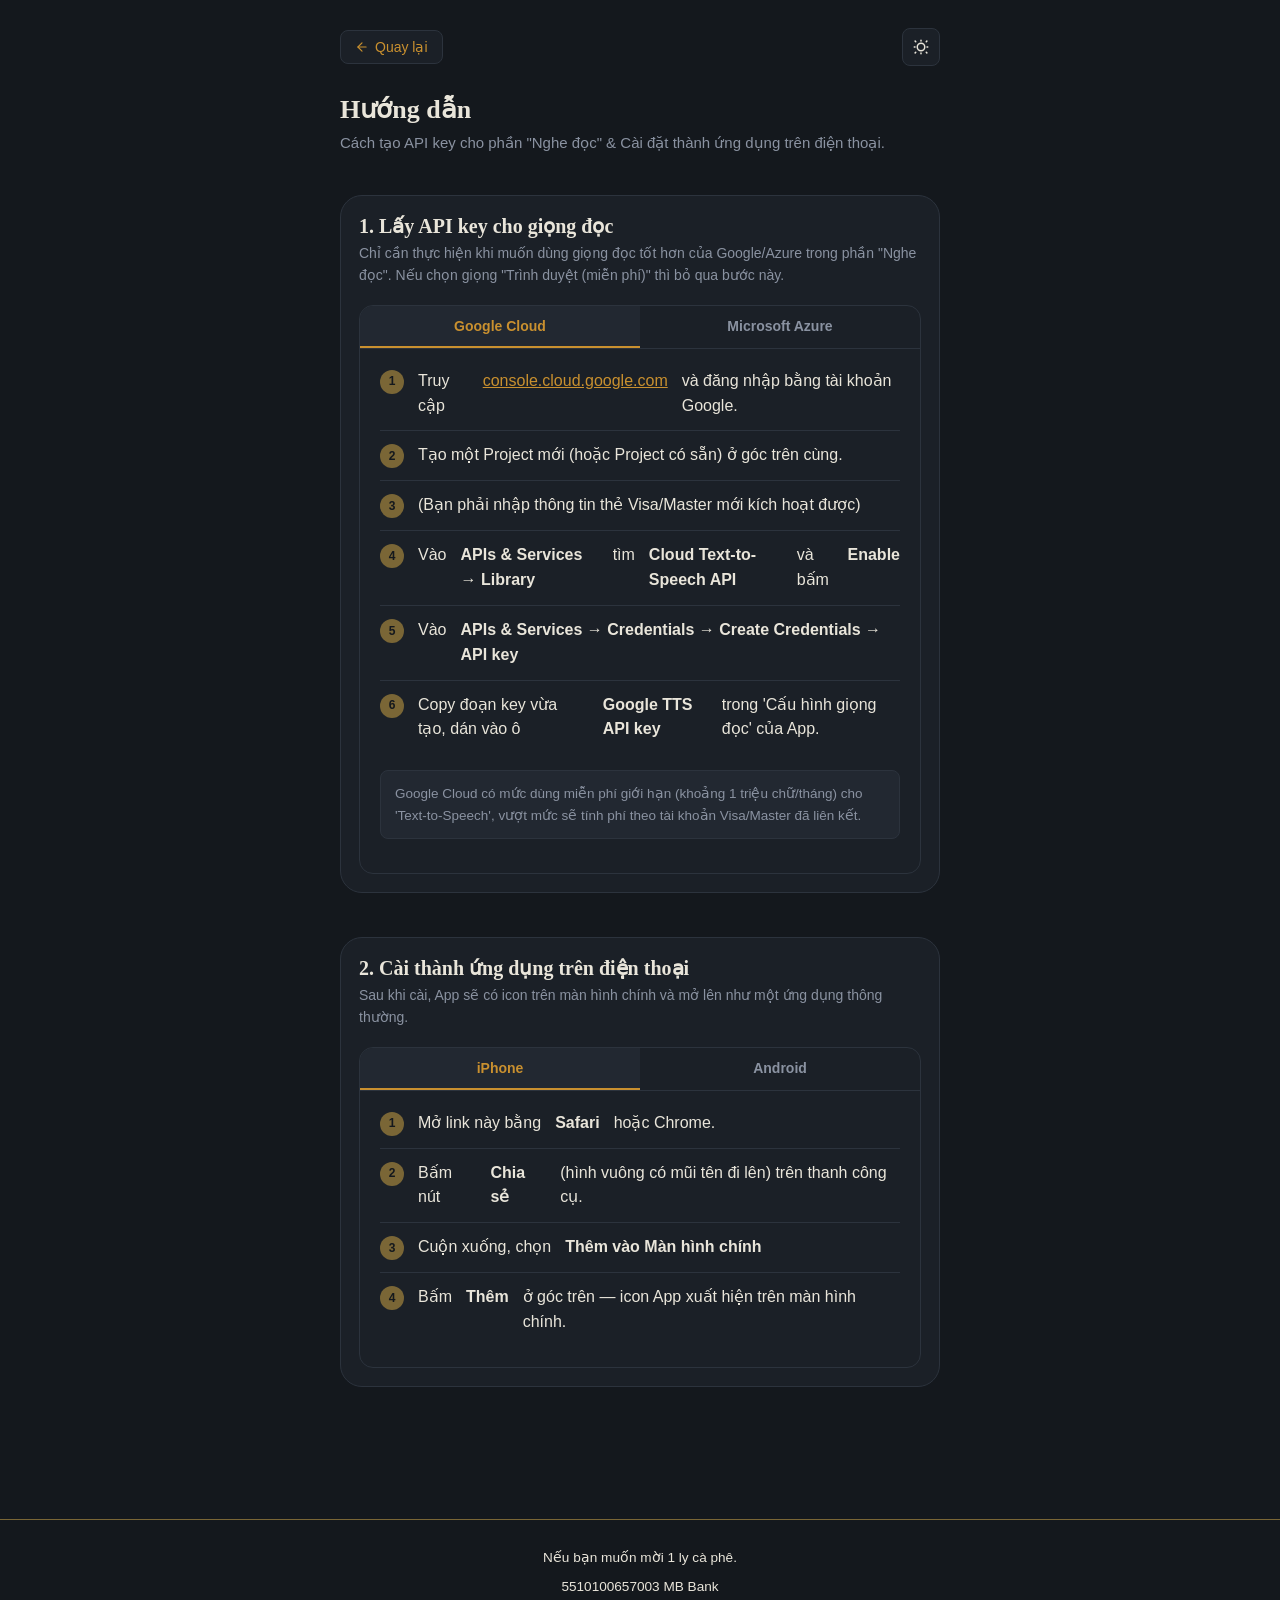
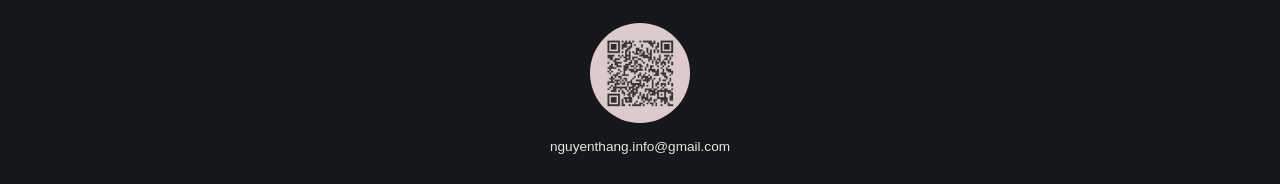
<file: about.html>
<!DOCTYPE html>
<html lang="vi" data-theme="dark">
<head>
<meta charset="UTF-8">
<meta name="viewport" content="width=device-width, initial-scale=1.0, viewport-fit=cover">
<title>Hướng dẫn — Voice to Text Studio</title>
<link rel="icon" href="icons/icon.svg" type="image/svg+xml">
<meta name="theme-color" content="#14181d">
<link rel="stylesheet" href="css/style.css">
<link rel="stylesheet" href="css/about.css">
</head>
<body>

<div class="doc">

  <header class="doc-header">
    <a class="doc-back" href="index.html">
      <svg viewBox="0 0 24 24" fill="none" stroke-width="2" stroke-linecap="round" stroke-linejoin="round"><line x1="19" y1="12" x2="5" y2="12"/><polyline points="12 19 5 12 12 5"/></svg>
      Quay lại
    </a>
    <button id="themeToggle" class="icon-btn" type="button" title="Đổi giao diện sáng/tối" aria-label="Đổi giao diện sáng/tối">
      <svg viewBox="0 0 24 24" fill="none" stroke-width="2" stroke-linecap="round" stroke-linejoin="round"><path d="M12 3v1M12 20v1M4.2 4.2l.8.8M19 19l.8.8M3 12h1M20 12h1M4.2 19.8l.8-.8M19 5l.8-.8"/><circle cx="12" cy="12" r="5"/></svg>
    </button>
  </header>

  <h1 class="doc-title">Hướng dẫn</h1>
  <p class="doc-lede">
    Cách tạo API key cho phần "Nghe đọc" & Cài đặt thành ứng dụng trên điện thoại.
  </p>

  <!-- ===================== PHẦN 1 ===================== -->
  <section class="doc-section" aria-labelledby="phan1-title">
    <h2 class="doc-section__title" id="phan1-title">1. Lấy API key cho giọng đọc</h2>
    <p class="doc-section__note">
      Chỉ cần thực hiện khi muốn dùng giọng đọc tốt hơn của Google/Azure trong phần "Nghe đọc". Nếu chọn
      giọng "Trình duyệt (miễn phí)" thì bỏ qua bước này.
    </p>

    <div class="tabs">
      <div class="tabs__nav" role="tablist">
        <button class="tabs__btn" role="tab" data-tab="tab-google" aria-selected="true" type="button">Google Cloud</button>
        <button class="tabs__btn" role="tab" data-tab="tab-azure" aria-selected="false" type="button">Microsoft Azure</button>
      </div>

      <div class="tabs__panel" id="tab-google" data-active="true">
        <ol class="steps">
          <li>Truy cập <a href="https://console.cloud.google.com" target="_blank" rel="noopener">console.cloud.google.com</a> và đăng nhập bằng tài khoản Google.</li>
          <li>Tạo một Project mới (hoặc Project có sẵn) ở góc trên cùng.</li>
          <li>(Bạn phải nhập thông tin thẻ Visa/Master mới kích hoạt được)</li>
          <li>Vào <strong>APIs &amp; Services → Library</strong>tìm <strong>Cloud Text-to-Speech API</strong> và bấm <strong>Enable</strong></li>
          <li>Vào <strong>APIs &amp; Services → Credentials → Create Credentials → API key</strong></li>
          <li>Copy đoạn key vừa tạo, dán vào ô <strong>Google TTS API key</strong> trong 'Cấu hình giọng đọc' của App.</li>
        </ol>
        <p class="doc-callout">
          Google Cloud có mức dùng miễn phí giới hạn (khoảng 1 triệu chữ/tháng) cho
          'Text-to-Speech', vượt mức sẽ tính phí theo tài khoản Visa/Master đã liên kết.
        </p>
      </div>

      <div class="tabs__panel" id="tab-azure">
        <ol class="steps">
          <li>Truy cập <a href="https://portal.azure.com" target="_blank" rel="noopener">portal.azure.com</a> và đăng nhập bằng tài khoản Microsoft.</li>
          <li>Bấm <strong>Create a resource</strong>tìm và chọn <strong>Speech</strong> (Azure AI Speech).</li>
          <li>(Bạn phải nhập thông tin thẻ Visa/Master mới kích hoạt được)</li>
          <li>Đặt tên, chọn <strong>Region</strong> (vd: Southeast Asia) và gói giá (miễn phí/trả phí).</li>
          <li>Sau khi tạo xong, mở resource vừa tạo → vào mục <strong>Keys and Endpoint</strong></li>
          <li>Copy 1 trong 2 Key, cùng với Region, dán vào ô <strong>Azure Subscription key</strong> và <strong>Azure Region</strong> trong 'Cấu hình giọng đọc' của App.</li>
        </ol>
        <p class="doc-callout">
          Ô <strong>Region</strong> cần nhập đúng dạng viết liền không dấu cách, ví dụ <code>southeastasia</code>.
        </p>
      </div>
    </div>
  </section>

  <!-- ===================== PHẦN 2 ===================== -->
  <section class="doc-section" aria-labelledby="phan2-title">
    <h2 class="doc-section__title" id="phan2-title">2. Cài thành ứng dụng trên điện thoại</h2>
    <p class="doc-section__note">
      Sau khi cài, App sẽ có icon trên màn hình chính và mở lên như một ứng dụng thông thường.
    </p>

    <div class="tabs">
      <div class="tabs__nav" role="tablist">
        <button class="tabs__btn" role="tab" data-tab="tab-ios" aria-selected="true" type="button">iPhone</button>
        <button class="tabs__btn" role="tab" data-tab="tab-android" aria-selected="false" type="button">Android</button>
      </div>

      <div class="tabs__panel" id="tab-ios" data-active="true">
        <ol class="steps">
          <li>Mở link này bằng <strong>Safari</strong> hoặc Chrome.</li>
          <li>Bấm nút <strong>Chia sẻ</strong> (hình vuông có mũi tên đi lên) trên thanh công cụ.</li>
          <li>Cuộn xuống, chọn <strong>Thêm vào Màn hình chính</strong></li>
          <li>Bấm <strong>Thêm</strong> ở góc trên — icon App xuất hiện trên màn hình chính.</li>
        </ol>
      </div>

      <div class="tabs__panel" id="tab-android">
        <ol class="steps">
          <li>Mở link này bằng <strong>Chrome/Edge</strong></li>
          <li>Bấm menu 3 chấm (⋮) ở góc trên bên phải, gần thanh địa chỉ.</li>
          <li>Chọn <strong>Cài đặt ứng dụng</strong> (hoặc "Thêm vào Màn hình chính").</li>
          <li>Xác nhận xong, icon App xuất hiện trên màn hình chính.</li>
        </ol>
      </div>
    </div>

<!--    <p class="doc-callout">
      Tên nút và vị trí menu có thể thay đổi tuỳ phiên bản trình duyệt/hệ điều hành — về cơ bản luôn nằm
      trong menu chia sẻ (iPhone) hoặc menu 3 chấm (Android).
    </p> -->
  </section>

</div>
<div class="site-footer">
    <p>Nếu bạn muốn mời 1 ly cà phê.</p>
    <p>5510100657003 MB Bank</p>
    <br>
    <img src="icons/mb-account.png" alt="App logo" width="100" height="100" alt="QR account" class="footer-logo">
    <br>
    <p>nguyenthang.info@gmail.com</p>
</div>

<script src="js/theme.js"></script>
<script>Theme.init();</script>
<script src="js/about.js"></script>
<script>
  document.getElementById('themeToggle').addEventListener('click', () => Theme.toggle());
</script>
</body>
</html>
</file>
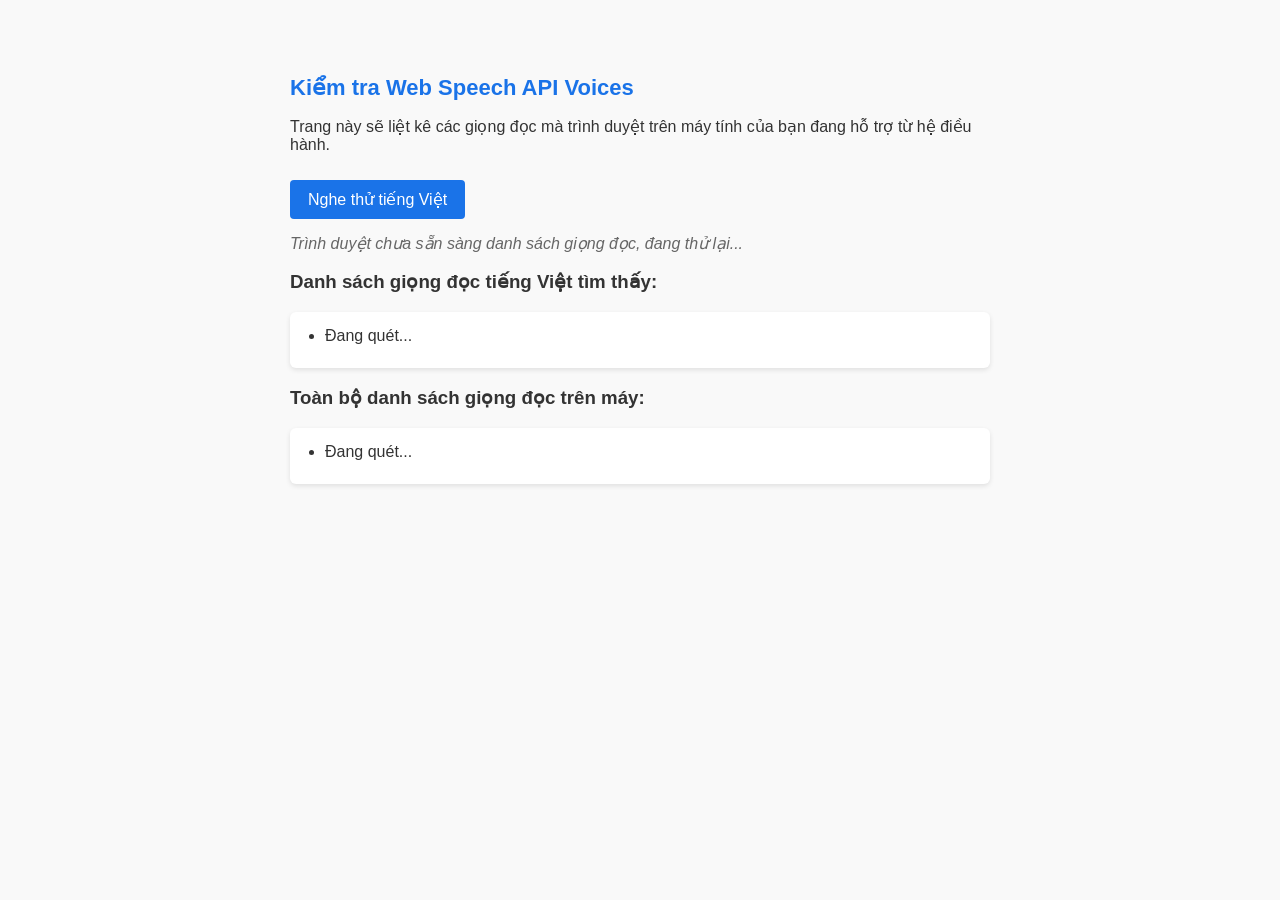
<file: test.html>
<!DOCTYPE html>
<html lang="vi">
<head>
    <meta charset="UTF-8">
    <meta name="viewport" content="width=device-width, initial-scale=1.0">
    <title>Kiểm tra Giọng đọc Web Speech API</title>
    <style>
        body {
            font-family: Arial, sans-serif;
            max-width: 700px;
            margin: 40px auto;
            padding: 20px;
            background-color: #f9f9f9;
            color: #333;
        }
        h1 {
            color: #1a73e8;
            font-size: 22px;
        }
        button {
            background-color: #1a73e8;
            color: white;
            border: none;
            padding: 10px 18px;
            font-size: 16px;
            cursor: pointer;
            border-radius: 4px;
            margin-top: 10px;
        }
        button:hover {
            background-color: #1557b0;
        }
        ul {
            background: white;
            padding: 15px 15px 15px 35px;
            border-radius: 6px;
            box-shadow: 0 2px 5px rgba(0,0,0,0.1);
        }
        li {
            margin-bottom: 8px;
        }
        .vi-voice {
            color: #0d652d;
            font-weight: bold;
        }
        .status {
            margin-top: 15px;
            font-style: italic;
            color: #666;
        }
    </style>
</head>
<body>

    <h1>Kiểm tra Web Speech API Voices</h1>
    <p>Trang này sẽ liệt kê các giọng đọc mà trình duyệt trên máy tính của bạn đang hỗ trợ từ hệ điều hành.</p>
    
    <button onclick="speakTest()">Nghe thử tiếng Việt</button>
    
    <div class="status" id="status">Đang tải danh sách giọng đọc...</div>
    
    <h3>Danh sách giọng đọc tiếng Việt tìm thấy:</h3>
    <ul id="vi-voices-list">
        <li>Đang quét...</li>
    </ul>

    <h3>Toàn bộ danh sách giọng đọc trên máy:</h3>
    <ul id="all-voices-list">
        <li>Đang quét...</li>
    </ul>

    <script>
        function loadVoices() {
            const voices = window.speechSynthesis.getVoices();
            const viListEl = document.getElementById('vi-voices-list');
            const allListEl = document.getElementById('all-voices-list');
            const statusEl = document.getElementById('status');

            if (voices.length === 0) {
                statusEl.innerText = "Trình duyệt chưa sẵn sàng danh sách giọng đọc, đang thử lại...";
                return;
            }

            statusEl.innerText = `Đã tìm thấy tổng cộng ${voices.length} giọng đọc trên thiết bị của bạn.`;
            
            viListEl.innerHTML = '';
            allListEl.innerHTML = '';

            let viCount = 0;

            voices.forEach(voice => {
                // Hiển thị toàn bộ danh sách
                const liAll = document.createElement('li');
                liAll.innerHTML = `${voice.name} — <code>${voice.lang}</code> ${voice.default ? '<b>(Mặc định)</b>' : ''}`;
                allListEl.appendChild(liAll);

                // Lọc riêng tiếng Việt
                if (voice.lang.toLowerCase().includes('vi')) {
                    viCount++;
                    const liVi = document.createElement('li');
                    liVi.className = 'vi-voice';
                    liVi.innerHTML = `✨ ${voice.name} — <code>${voice.lang}</code>`;
                    viListEl.appendChild(liVi);
                }
            });

            if (viCount === 0) {
                viListEl.innerHTML = '<li style="color: red;">Không tìm thấy giọng tiếng Việt nào trên máy tính này! Chrome có thể sẽ đọc bằng giọng mặc định hoặc tiếng Anh.</li>';
            }
        }

        // Chrome cần sự kiện onvoiceschanged để nạp dữ liệu bất đồng bộ
        if ('speechSynthesis' in window) {
            window.speechSynthesis.onvoiceschanged = loadVoices;
            // Gọi luôn phòng trường hợp đã load sẵn
            setTimeout(loadVoices, 100);
        } else {
            document.getElementById('status').innerText = "Trình duyệt của bạn không hỗ trợ Web Speech API!";
        }

        function speakTest() {
            if (!('speechSynthesis' in window)) {
                alert("Trình duyệt không hỗ trợ!");
                return;
            }

            const text = "Xin chào! Đây là tính năng kiểm tra giọng đọc tiếng Việt bằng Web Speech API trên trình duyệt.";
            const utterance = new SpeechSynthesisUtterance(text);
            utterance.lang = 'vi-VN';

            const voices = window.speechSynthesis.getVoices();
            const viVoice = voices.find(v => v.lang.toLowerCase().includes('vi'));

            if (viVoice) {
                utterance.voice = viVoice;
                console.log("Đang dùng giọng:", viVoice.name);
            } else {
                console.warn("Không tìm thấy giọng Việt, dùng giọng mặc định của trình duyệt.");
            }

            window.speechSynthesis.speak(utterance);
        }
    </script>

</body>
</html>
</file>
<file: css/style.css>
/* ============================================================
   Voice Notes — Mic App, English (Netlify, thuần JS)
   Token theme: [data-theme="dark"] (mặc định) / [data-theme="light"]
   ============================================================ */

:root {
  --radius-sm: 8px;
  --radius-md: 14px;
  --radius-lg: 22px;
  --font-ui: -apple-system, "Segoe UI", Roboto, sans-serif;
  --font-serif: "Iowan Old Style", "Palatino Linotype", Georgia, "Noto Serif", serif;
}

/* ---------- Theme tokens ---------- */
:root,
[data-theme="dark"] {
  --bg: #14181d;
  --panel: #1b2027;
  --panel-raised: #222831;
  --line: #2c333d;
  --text: #e9e5da;
  --text-dim: #8a92a1;
  --accent: #c9902f;
  --accent-dim: #7a6636;
  --accent-contrast: #14181d;
  --danger: #c65a45;
  --shadow: 0 8px 24px rgba(0, 0, 0, 0.35);
}

[data-theme="light"] {
  --bg: #f3efe6;
  --panel: #ffffff;
  --panel-raised: #f7f4ed;
  --line: #ddd6c6;
  --text: #262320;
  --text-dim: #7a7566;
  --accent: #a8701f;
  --accent-dim: #d9b878;
  --accent-contrast: #ffffff;
  --danger: #b8503c;
  --shadow: 0 8px 24px rgba(0, 0, 0, 0.08);
}

* { box-sizing: border-box; }

html, body {
  margin: 0;
  padding: 0;
  background: var(--bg);
  color: var(--text);
  font-family: var(--font-ui);
  transition: background 0.2s ease, color 0.2s ease;
}

.app {
  max-width: 720px;
  margin: 0 auto;
  min-height: 100vh;
  display: flex;
  flex-direction: column;
}

button, select, input, textarea {
  font-family: inherit;
  color: inherit;
}

/* ---------- Header ---------- */

.app-header {
  display: flex;
  align-items: center;
  gap: 12px;
  padding: 20px 16px 14px;
  border-bottom: 1px solid var(--line);
}

.app-logo {
  width: 60px;
  height: 60px;
  border-radius: 50%;
  object-fit: cover;
  flex-shrink: 0;
}
.footer-logo {
  width: 100px;
  height: 100px;
  border-radius: 50%;
  object-fit: cover;
  flex-shrink: 0;
}
.site-footer {
  margin: 24px auto 0;
  padding: 16px;
  text-align: center;
  color: var(--text);
  font-size: 0.85rem;
  border-top: 1px solid var(--accent-dim);
}

.title-input {
  max-width: 300px;
  flex: 1;
  background: transparent;
  border: none;
  outline: none;
  font-family: var(--font-serif);
  font-size: 19px;
  color: var(--text);
  min-width: 0;
}

.icon-btn {
  display: inline-flex;
  align-items: center;
  justify-content: center;
  width: 38px;
  height: 38px;
  border-radius: var(--radius-sm);
  border: 1px solid var(--line);
  background: var(--panel);
  cursor: pointer;
  flex-shrink: 0;
}

.icon-btn svg { width: 18px; height: 18px; stroke: var(--text); }
.icon-btn:hover { border-color: var(--accent-dim); }

/* ---------- Layout ---------- */

.deck {
  flex: 1;
  padding: 18px 16px 32px;
  display: flex;
  flex-direction: column;
  gap: 18px;
}

section {
  border: 1px solid var(--line);
  background: var(--panel);
  border-radius: var(--radius-lg);
  padding: 18px;
}

/* ---------- Recorder ---------- */

.recorder-panel {
  display: flex;
  flex-direction: column;
  align-items: center;
  gap: 14px;
}

.mic-btn {
  --mic-size: 92px;
  width: var(--mic-size);
  height: var(--mic-size);
  border-radius: 50%;
  border: none;
  background: var(--accent);
  color: var(--accent-contrast);
  display: flex;
  align-items: center;
  justify-content: center;
  cursor: pointer;
  position: relative;
  box-shadow: var(--shadow);
  transition: transform 0.12s ease;
}

.mic-btn:active { transform: scale(0.96); }

.mic-btn svg { width: 38px; height: 38px; stroke: var(--accent-contrast); }

.mic-btn::before {
  content: '';
  position: absolute;
  inset: -8px;
  border-radius: 50%;
  border: 2px solid var(--accent);
  opacity: 0;
}

.mic-btn[aria-pressed="true"] {
  background: var(--danger);
}

.mic-btn[aria-pressed="true"] svg { stroke: #fff; }

.mic-btn[aria-pressed="true"]::before {
  opacity: 1;
  animation: mic-pulse 1.6s ease-out infinite;
  border-color: var(--danger);
}

@keyframes mic-pulse {
  0% { transform: scale(1); opacity: 0.6; }
  100% { transform: scale(1.35); opacity: 0; }
}

.vu-meter {
  display: flex;
  align-items: flex-end;
  gap: 3px;
  height: 18px;
}

.vu-bar {
  width: 4px;
  height: 30%;
  border-radius: 2px;
  background: var(--line);
  transition: height 0.08s ease, background 0.08s ease;
}

.vu-bar--active {
  background: var(--accent);
  height: 100%;
}

/* Trạng thái nền khi đang ghi — KHÔNG dựa trên audio thật (xem vu-meter.js
   để biết lý do: tránh mở getUserMedia thứ 2, gây tranh chấp mic trên
   Android). .vu-bar--active (ở trên) được tái dùng làm hiệu ứng "chớp"
   ngắn mỗi khi SpeechRecognizer thực sự nhận diện được nội dung. */
.vu-bar--listening {
  background: var(--accent-dim);
  height: 55%;
}

.timer {
  font-variant-numeric: tabular-nums;
  color: var(--text-dim);
  font-size: 13.5px;
}

.rec-status {
  font-size: 12.5px;
  color: var(--accent);
  min-height: 16px;
}

/* Nguồn audio + settings */

.source-row {
  display: flex;
  gap: 10px;
  width: 100%;
  align-items: center;
  flex-wrap: wrap;
  justify-content: center;
}

.field-inline {
  display: flex;
  flex-direction: column;
  gap: 4px;
  font-size: 11.5px;
  color: var(--text-dim);
}

.field__control {
  background: var(--panel-raised);
  border: 1px solid var(--line);
  color: var(--text);
  padding: 8px 10px;
  font-size: 13.5px;
  border-radius: var(--radius-sm);
  min-width: 150px;
}

/* ---------- Editor ---------- */

.editor-panel__head {
  display: flex;
  justify-content: space-between;
  align-items: center;
  margin-bottom: 10px;
  gap: 8px;
}

.editor-panel__title {
  font-family: var(--font-serif);
  font-size: 15.5px;
}

.editor-panel__actions {
  display: flex;
  gap: 6px;
}

.chip-btn {
  display: inline-flex;
  align-items: center;
  gap: 5px;
  border: 1px solid var(--line);
  background: var(--panel-raised);
  color: var(--text);
  padding: 6px 10px;
  font-size: 12px;
  border-radius: var(--radius-sm);
  cursor: pointer;
}

.chip-btn svg { width: 13px; height: 13px; stroke: currentColor; }
.chip-btn:hover { border-color: var(--accent-dim); }

.editor {
  width: 100%;
  min-height: 220px;
  resize: vertical;
  background: transparent;
  border: none;
  outline: none;
  color: var(--text);
  font-family: var(--font-serif);
  font-size: 16.5px;
  line-height: 1.65;
  padding: 0;
}

.editor::placeholder { color: var(--text-dim); }

.interim-line {
  min-height: 18px;
  font-size: 13px;
  color: var(--text-dim);
  font-style: italic;
  margin-top: 6px;
}

.editor-panel__foot {
  display: flex;
  justify-content: flex-end;
  margin-top: 8px;
}

.char-count {
  font-size: 11.5px;
  color: var(--text-dim);
  font-variant-numeric: tabular-nums;
}

/* ---------- TTS panel ---------- */

.tts-panel__row {
  display: flex;
  align-items: center;
  gap: 16px;
  flex-wrap: wrap;
}

.tts-panel__row + .tts-panel__row { margin-top: 14px; }

.field {
  display: flex;
  flex-direction: column;
  gap: 6px;
  font-size: 12px;
  color: var(--text-dim);
  flex: 1;
  min-width: 130px;
}

.tts-audio {
  flex: 1;
  min-width: 200px;
  height: 34px;
}

/* ---------- Buttons ---------- */

.btn {
  border: 1px solid var(--line);
  background: transparent;
  color: var(--text);
  padding: 10px 16px;
  font-size: 13.5px;
  border-radius: var(--radius-sm);
  cursor: pointer;
  display: inline-flex;
  align-items: center;
  gap: 6px;
}

.btn svg { width: 14px; height: 14px; stroke: currentColor; }
.btn--ghost:hover { border-color: var(--accent-dim); }

.btn--primary {
  border-color: var(--accent-dim);
  color: var(--accent-contrast);
  background: var(--accent);
}

/* ---------- Save panel ---------- */

.save-panel {
  display: flex;
  align-items: center;
  gap: 10px;
  flex-wrap: wrap;
}

.save-panel__status {
  margin-left: auto;
  font-size: 12px;
  color: var(--text-dim);
}

/* ---------- Guide ---------- */
.guide-link {
  display: inline-block;
  margin: 4px 0 16px;
  color: var(--text-dim);
  text-decoration: none;
  font-size: 14px;
}
.guide-link:hover {
  color: var(--accent);
}

/* ---------- Settings (details) ---------- */

.settings-panel summary {
  cursor: pointer;
  font-family: var(--font-serif);
  font-size: 15px;
  list-style: none;
}
.settings-panel summary::-webkit-details-marker { display: none; }

.settings-grid {
  display: flex;
  flex-direction: column;
  gap: 12px;
  margin-top: 14px;
}

.settings-grid .field__control { width: 100%; min-width: 0; }

.settings-hint {
  font-size: 11.5px;
  color: var(--text-dim);
  line-height: 1.5;
}

/* ---------- Toast ---------- */

.toast {
  position: fixed;
  left: 50%;
  bottom: 20px;
  transform: translateX(-50%);
  background: var(--panel);
  border: 1px solid var(--danger);
  color: var(--text);
  padding: 12px 18px;
  font-size: 13px;
  max-width: 92%;
  border-radius: var(--radius-md);
  box-shadow: var(--shadow);
  z-index: 20;
}

@media (max-width: 480px) {
  .deck { padding: 14px; gap: 14px; }
  section { padding: 14px; }
  .mic-btn { --mic-size: 80px; }
}
</file>
<file: css/about.css>
/* ============================================================
   gioithieu.css — Trang "Giới thiệu / Hướng dẫn"
   Kế thừa token màu, font từ css/style.css (biến --bg, --panel,
   --accent, --font-serif...). File này CHỈ thêm phần riêng của
   trang gioithieu.html: khối nội dung, tab, danh sách bước.
   Bạn có thể chỉnh/ghi đè trực tiếp trong file này.
   ============================================================ */

.doc {
  max-width: 640px;
  margin: 0 auto;
  padding: 28px 20px 64px;
}

.doc-header {
  display: flex;
  align-items: center;
  justify-content: space-between;
  gap: 12px;
  margin-bottom: 28px;
}

.doc-back {
  display: inline-flex;
  align-items: center;
  gap: 6px;
  padding: 8px 14px;
  border-radius: var(--radius-sm);
  border: 1px solid var(--line);
  background: var(--panel);
  color: var(--text);
  text-decoration: none;
  font-size: 14px;
  transition: border-color 0.15s ease;
}
.doc-back:hover { border-color: var(--accent-dim); }
.doc-back svg { width: 14px; height: 14px; stroke: currentColor; flex-shrink: 0; }

.doc-title {
  font-family: var(--font-serif);
  font-size: 26px;
  font-weight: 600;
  margin: 0 0 6px;
}

.doc-lede {
  color: var(--text-dim);
  font-size: 15px;
  line-height: 1.6;
  margin: 0 0 40px;
}

.doc-section {
  margin-bottom: 44px;
}

.doc-section__title {
  font-family: var(--font-serif);
  font-size: 20px;
  font-weight: 600;
  margin: 0 0 4px;
}

.doc-section__note {
  color: var(--text-dim);
  font-size: 14px;
  line-height: 1.6;
  margin: 0 0 18px;
}

/* ---------- Tabs ---------- */
.tabs {
  border: 1px solid var(--line);
  border-radius: var(--radius-md);
  background: var(--panel);
  overflow: hidden;
}

.tabs__nav {
  display: flex;
  border-bottom: 1px solid var(--line);
}

.tabs__btn {
  flex: 1;
  padding: 12px 14px;
  border: none;
  background: transparent;
  color: var(--text-dim);
  font-family: var(--font-ui);
  font-size: 14px;
  font-weight: 600;
  cursor: pointer;
  border-bottom: 2px solid transparent;
  transition: color 0.15s ease, border-color 0.15s ease, background 0.15s ease;
}
.tabs__btn:hover { color: var(--text); }
.tabs__btn[aria-selected="true"] {
  color: var(--accent);
  border-bottom-color: var(--accent);
  background: var(--panel-raised);
}

.tabs__panel {
  padding: 20px;
  display: none;
}
.tabs__panel[data-active="true"] { display: block; }

/* ---------- Danh sách bước (nội dung THẬT sự là chuỗi tuần tự -> đánh số) ---------- */
.steps {
  list-style: none;
  margin: 0;
  padding: 0;
  counter-reset: step;
}

.steps li {
  counter-increment: step;
  display: flex;
  gap: 14px;
  padding: 12px 0;
  border-top: 1px solid var(--line);
  line-height: 1.55;
}
.steps li:first-child { border-top: none; padding-top: 0; }

.steps li::before {
  content: counter(step);
  flex-shrink: 0;
  width: 24px;
  height: 24px;
  border-radius: 50%;
  background: var(--accent-dim);
  color: var(--accent-contrast);
  font-size: 12px;
  font-weight: 700;
  display: flex;
  align-items: center;
  justify-content: center;
  margin-top: 1px;
}

.doc-callout {
  margin-top: 16px;
  padding: 12px 14px;
  border-radius: var(--radius-sm);
  background: var(--panel-raised);
  border: 1px solid var(--line);
  color: var(--text-dim);
  font-size: 13.5px;
  line-height: 1.6;
}
.doc-callout strong { color: var(--text); }

.doc code {
  background: var(--panel-raised);
  border: 1px solid var(--line);
  border-radius: 4px;
  padding: 1px 6px;
  font-size: 0.92em;
}

.doc a { color: var(--accent); }
</file>
